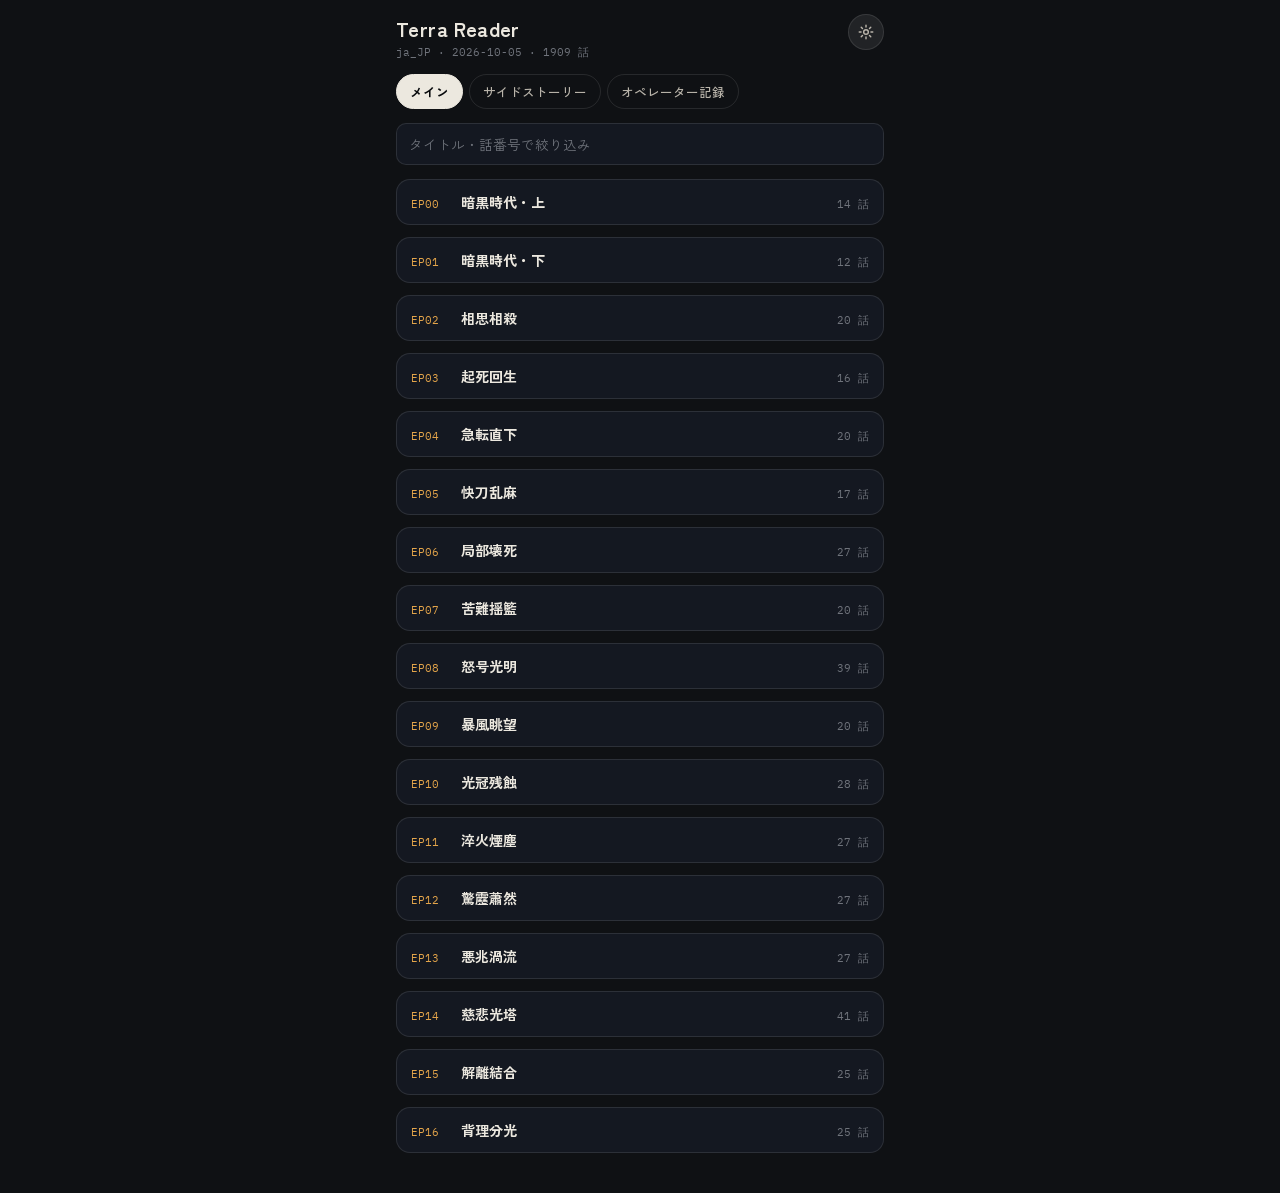
<file: index.html>
<!doctype html>
<html lang="ja">
<head>
<meta charset="utf-8">
<meta name="viewport" content="width=device-width, initial-scale=1, viewport-fit=cover">
<meta name="theme-color" content="#07090c">
<meta name="apple-mobile-web-app-capable" content="yes">
<meta name="apple-mobile-web-app-status-bar-style" content="black-translucent">
<title>Terra Reader</title>
<link rel="preconnect" href="https://fonts.googleapis.com">
<link rel="preconnect" href="https://fonts.gstatic.com" crossorigin>
<link rel="stylesheet" href="https://fonts.googleapis.com/css2?family=Zen+Kaku+Gothic+New:wght@500;700&family=Noto+Serif+JP:wght@400;600&family=IBM+Plex+Mono:wght@400;500&display=swap">
<link rel="stylesheet" href="app.css?v=202610051203">
</head>
<body>

<!-- ===== 目次 ===== -->
<main id="toc" class="toc" hidden>
  <header class="tocTop">
    <div>
      <h1>Terra Reader</h1>
      <div class="sub mono" id="tocSub">ja_JP</div>
    </div>
    <button class="ib" id="btnSettings" title="設定" aria-label="設定">
      <svg viewBox="0 0 20 20" width="18" height="18" fill="none" stroke="currentColor" stroke-width="1.6" stroke-linecap="round" stroke-linejoin="round" aria-hidden="true"><circle cx="10" cy="10" r="2.6"/><path d="M10 2.5v2M10 15.5v2M2.5 10h2M15.5 10h2M4.7 4.7l1.4 1.4M13.9 13.9l1.4 1.4M4.7 15.3l1.4-1.4M13.9 6.1l1.4-1.4"/></svg>
    </button>
  </header>
  <nav class="tabs" id="tabs">
    <button data-tab="main" class="on">メイン</button>
    <button data-tab="event">サイドストーリー</button>
    <button data-tab="record">オペレーター記録</button>
  </nav>
  <input class="search" id="search" type="search" placeholder="タイトル・話番号で絞り込み" autocomplete="off">
  <div id="groups" class="groups"></div>
</main>

<!-- ===== プレイヤー ===== -->
<div id="stage" class="stage" hidden aria-label="シナリオプレイヤー">
  <div class="visual" id="visual">
    <div class="layer bg"><img id="bgA" alt=""><img id="bgB" alt=""></div>
    <div class="layer"><img id="spL" class="sp" alt=""><img id="spM" class="sp" alt=""><img id="spR" class="sp" alt=""></div>
    <div class="layer still" id="still"><img id="stillImg" alt=""></div>
    <div class="layer vig"></div>
    <button class="peekBtn" id="btnPeek" title="絵を全画面で見る" aria-label="絵を全画面で見る">
      <svg class="ic-expand" viewBox="0 0 20 20" width="16" height="16" fill="none" stroke="currentColor" stroke-width="1.7" stroke-linecap="round" stroke-linejoin="round" aria-hidden="true"><path d="M3 8V3h5M12 3h5v5M17 12v5h-5M8 17H3v-5"/></svg>
      <svg class="ic-collapse" viewBox="0 0 20 20" width="16" height="16" fill="none" stroke="currentColor" stroke-width="1.7" stroke-linecap="round" stroke-linejoin="round" aria-hidden="true"><path d="M8 3v5H3M12 8h5V3M17 12h-5v5M3 12h5v5"/></svg>
    </button>
  </div>

  <div class="top">
    <button class="b" id="btnBack" title="目次へ">‹ 目次</button>
    <span class="code" id="code"></span>
    <button class="bgm" id="bgm" hidden title="タップで BGM を止める / 再開">♪</button>
    <span class="grow"></span>
    <button class="b" id="btnAuto" title="自動で進める">AUTO</button>
  </div>

  <div class="panel" id="panel">
    <div class="feed" id="feed"><div class="spacer"></div></div>
    <span class="cur" id="cur">▼</span>
    <div class="loading" id="loading" hidden><span></span>読み込み中</div>
  </div>
  <div class="seek" title="読んだところまで戻れます"><div class="rail" id="rail"><div class="reach" id="reach"></div><div class="fill" id="fill"></div><div class="knob" id="knob"></div></div></div>
</div>

<!-- ===== 設定 ===== -->
<div id="settings" class="sheetWrap" hidden>
  <div class="sheet" role="dialog" aria-label="設定">
    <h2>設定</h2>
    <label>ドクターの名前<input id="setDoc" type="text" maxlength="12" autocomplete="off"></label>
    <label>文字サイズ
      <div class="seg" id="setFont"><button data-v="15">小</button><button data-v="16">中</button><button data-v="18">大</button></div>
    </label>
    <label class="row"><input id="setProxy" type="checkbox"> 画像を縮小して読み込む（通信量を抑える）</label>
    <label class="row"><input id="setSys" type="checkbox"> チュートリアル文も表示する</label>
    <label class="row"><input id="setFaces" type="checkbox"> 立ち絵をゲームの配置データで揃える（オフ＝元の絵のまま）</label>
    <label class="row"><input id="setBand" type="checkbox"> 絵の領域を常に 16:9 に固定する（ゲーム画面風・試験）</label>
    <label class="row"><input id="setBgm" type="checkbox"> BGM を再生する（Wi-Fi 推奨）</label>
    <label>自前素材の URL（BGM・追加の立ち絵）<input id="setBgmBase" type="url" placeholder="https://pub-….r2.dev/bgm/…/" autocomplete="off" spellcheck="false"></label>
    <label>BGM の音量<input id="setBgmVol" type="range" min="0" max="1" step="0.05"></label>
    <div class="sheetBtns">
      <button class="danger" id="btnResetProgress">既読をすべて消す</button>
      <button class="primary" id="btnCloseSettings">閉じる</button>
    </div>
    <p class="fine">本文・画像は GitHub 上の公開データ（ArknightsAssets）から読むたびに取得します。端末に保存されるのは既読位置と設定だけです。</p>
  </div>
</div>

<script src="parser.js?v=202610051203"></script>
<script src="app.js?v=202610051203"></script>
</body>
</html>
</file>
<file: app.css>
:root{
  --seam:72px; --feedpad:200px;
  --ground:#0f1114; --stage:#07090c; --panel:#0c0f14; --card:#141821; --winline:rgba(255,255,255,.10);
  --ink:#ece8df; --ink2:#b9b4aa; --mute:#6f737b; --name:#e3a44a; --sys:#6cbad0; --danger:#d9655a;
  --btn:rgba(255,255,255,.08); --btn-on:rgba(108,186,208,.22);
  --serif:"Noto Serif JP","Hiragino Mincho ProN","Yu Mincho",serif;
  --ui:"Zen Kaku Gothic New","Hiragino Sans","Yu Gothic",sans-serif;
  --mono:"IBM Plex Mono",ui-monospace,Menlo,monospace;
  --fs:16px;
}
*{box-sizing:border-box}
html,body{height:100%}
body{margin:0;background:var(--ground);color:var(--ink2);font-family:var(--ui);-webkit-tap-highlight-color:transparent}
button{font:inherit;color:inherit;background:none;border:0;padding:0;cursor:pointer}
button:focus-visible,input:focus-visible{outline:2px solid var(--sys);outline-offset:2px}
[hidden]{display:none!important}
.mono{font-family:var(--mono)}

/* =================== 目次 =================== */
.toc{max-width:520px;margin:0 auto;padding:0 16px;padding-block:calc(14px + env(safe-area-inset-top)) 40px;min-height:100%;display:flex;flex-direction:column;gap:14px}
.tocTop{display:flex;align-items:flex-start;justify-content:space-between}
.tocTop h1{font-size:20px;font-weight:700;color:var(--ink);letter-spacing:.02em;margin:0}
.tocTop .sub{font-size:11px;color:var(--mute);margin-top:2px}
.ib{width:36px;height:36px;border-radius:50%;display:grid;place-items:center;color:var(--ink2);background:var(--btn);border:1px solid var(--winline)}
.tabs{display:flex;gap:6px}
.tabs button{padding:7px 13px;border-radius:999px;border:1px solid var(--winline);color:var(--ink2);font-size:12.5px;font-weight:500}
.tabs button.on{background:var(--ink);color:var(--stage);border-color:var(--ink);font-weight:700}
.search{font:inherit;font-size:13.5px;color:var(--ink);background:var(--card);border:1px solid var(--winline);border-radius:10px;padding:10px 12px;width:100%}
.search::placeholder{color:var(--mute)}
.groups{display:flex;flex-direction:column;gap:12px}
.lineHead{font-size:12px;letter-spacing:.16em;color:var(--sys);font-weight:700;margin:14px 2px 0}
.seg.small{align-self:flex-start}
.seg.small button{flex:none;padding:6px 12px;font-size:12px}
.chap{background:var(--card);border:1px solid var(--winline);border-radius:14px;overflow:hidden}
.chap .h{display:flex;align-items:baseline;gap:10px;padding:12px 14px;width:100%;text-align:left}
.chap .h .code{font-family:var(--mono);font-size:11px;color:var(--name);min-width:3.6em}
.chap .h .nm{font-weight:700;font-size:14px;color:var(--ink);flex:1}
.chap .h .cnt{font-family:var(--mono);font-size:11px;color:var(--mute);white-space:nowrap}
.chap .h .cnt b{color:var(--sys);font-weight:500}
.chap .eps{border-top:1px solid var(--winline)}
.ep{display:flex;align-items:center;gap:10px;padding:10px 14px;font-size:13.5px;border-bottom:1px solid var(--winline);width:100%;text-align:left;color:var(--ink2)}
.ep:last-child{border-bottom:0}
.ep .id{font-family:var(--mono);font-size:11px;color:var(--mute);min-width:4.6em}
.ep .ttl{flex:1;color:var(--ink)}
.ep .tag{font-size:10px;letter-spacing:.06em;color:var(--mute);border:1px solid var(--winline);border-radius:4px;padding:1px 5px;white-space:nowrap}
.ep .st{font-family:var(--mono);font-size:10.5px;letter-spacing:.06em;color:var(--mute);min-width:3em;text-align:right}
.ep .st.done{color:var(--sys)}
.ep .st.now{color:var(--name)}
.ep.miss{opacity:.45}
.ep.now .ttl{color:var(--name)}
.empty{color:var(--mute);font-size:13px;text-align:center;padding:30px 0}

/* =================== プレイヤー =================== */
.stage{position:fixed;inset:0;background:var(--stage);user-select:none;display:flex;flex-direction:column;overflow:hidden}
@media (min-width:520px){
  .stage{position:relative;width:400px;height:min(100dvh,860px);margin:0 auto;border-radius:0}
  body.playing{display:flex;align-items:center;justify-content:center;min-height:100dvh}
}
.visual{position:relative;flex:none;overflow:hidden;background:#000;transition:height .5s cubic-bezier(.4,0,.2,1)}
.stage.peek .visual{height:100%!important}
.layer{position:absolute;inset:0}
.bg img{position:absolute;inset:0;width:100%;height:100%;max-width:none;object-fit:cover;object-position:center 30%;opacity:0;transition:opacity .7s ease;transform:scale(1.04)}
.bg img.on{opacity:1}
.sp{position:absolute;bottom:-78%;height:170%;width:auto;max-width:none;left:50%;transform:translateX(-50%);opacity:0;
  transition:opacity .35s ease,filter .35s ease,transform .35s ease,left .35s ease;filter:drop-shadow(0 14px 22px rgba(0,0,0,.5));pointer-events:none}
.sp.on{opacity:1}
.sp.dim{filter:brightness(.5) drop-shadow(0 14px 22px rgba(0,0,0,.5));transform:translateX(-50%) scale(.94)}
.sp.pl{left:23%}.sp.pm{left:50%}.sp.pr{left:77%}
.sp.pl.three{left:15%}.sp.pr.three{left:85%}
.sp.fx{bottom:auto;transform:none;transition:opacity .3s ease,filter .3s ease,transform .3s ease}
.sp.fx.dim{transform:scale(.95);filter:brightness(.55) drop-shadow(0 14px 22px rgba(0,0,0,.5))}   /* same 'step back' as the fallback sprites, pivoting on the face */
.sp.front{z-index:2}
.still{opacity:0;transition:opacity .6s ease;pointer-events:none;background:#000}
.still.on{opacity:1}
.still img{position:absolute;inset:0;width:100%;height:100%;max-width:none;object-fit:cover}
.stage.peek .still img{object-fit:contain}
.vig{background:linear-gradient(to bottom,rgba(0,0,0,.55),transparent 30%);pointer-events:none}
.stage.peek .vig{background:linear-gradient(to bottom,rgba(0,0,0,.5),transparent 20%)}

.peekBtn{position:absolute;right:12px;bottom:calc(var(--seam) + 10px);z-index:6;width:34px;height:34px;border-radius:50%;display:grid;place-items:center;
  color:var(--ink);background:rgba(7,9,12,.55);border:1px solid var(--winline);backdrop-filter:blur(6px);transition:background .15s,transform .15s}
.peekBtn:hover{background:rgba(7,9,12,.8);transform:scale(1.06)}
.peekBtn .ic-collapse{display:none}
.stage.peek .peekBtn .ic-expand{display:none}
.stage.peek .peekBtn .ic-collapse{display:block}
.stage.peek .peekBtn{bottom:calc(12px + 22px + env(safe-area-inset-bottom))!important}

.top{position:absolute;left:0;right:0;top:0;display:flex;align-items:center;gap:8px;padding:calc(12px + env(safe-area-inset-top)) 14px 0;z-index:5;font-size:11px}
.top .code{font-family:var(--mono);color:var(--ink2);letter-spacing:.04em;text-shadow:0 1px 3px rgba(0,0,0,.6);white-space:nowrap;overflow:hidden;text-overflow:ellipsis;max-width:38%}
.top .bgm{font-family:var(--mono);color:var(--sys);background:rgba(108,186,208,.14);border:1px solid rgba(108,186,208,.3);border-radius:999px;padding:2px 9px;white-space:nowrap;cursor:default;transition:color .2s,border-color .2s,background .2s}
.top .bgm.live{cursor:pointer}
.top .bgm.off{color:var(--mute);background:rgba(255,255,255,.05);border-color:var(--winline);text-decoration:line-through}
.top .grow{flex:1}
.top .b{font-family:var(--ui);font-weight:700;letter-spacing:.1em;font-size:10.5px;color:var(--ink2);background:rgba(7,9,12,.62);border-radius:6px;padding:5px 8px;border:1px solid var(--winline);white-space:nowrap}
.top .b.on{color:var(--sys);background:var(--btn-on);border-color:rgba(108,186,208,.4)}

.panel{position:relative;flex:1;min-height:0;margin-top:calc(-1 * var(--seam));background:transparent;display:flex;flex-direction:column;transition:opacity .3s;z-index:3}
.panel::before{content:'';position:absolute;inset:0;background:linear-gradient(to bottom,rgba(12,15,20,0),rgba(12,15,20,.85) 55%,var(--panel) 100%) top/100% var(--seam) no-repeat,linear-gradient(var(--panel),var(--panel)) 0 var(--seam)/100% calc(100% - var(--seam)) no-repeat;pointer-events:none}
.stage.peek .panel{opacity:0;pointer-events:none;position:absolute;inset:0}
.feed{position:relative;flex:1;min-height:0;margin-top:var(--seam);overflow-y:auto;scrollbar-width:none;padding:10px 20px var(--feedpad);mask-image:linear-gradient(to bottom,transparent,#000 16px);-webkit-mask-image:linear-gradient(to bottom,transparent,#000 16px);   /* text stays below the gradient seam */display:flex;flex-direction:column;gap:16px;overscroll-behavior:contain}
.feed::-webkit-scrollbar{display:none}
.feed .spacer{flex:1 0 0;min-height:0}
.ln{transition:opacity .4s}
.ln .spk{font-weight:700;font-size:11px;letter-spacing:.14em;color:var(--name);margin-bottom:5px}
.ln .t{font-family:var(--serif);font-size:var(--fs);line-height:1.9;color:var(--ink);text-align:justify;white-space:pre-wrap}
.ln.nar .t,.ln.inner .t{color:var(--ink2);padding-left:12px;border-left:2px solid var(--winline)}
.ln.inner .t{font-style:italic}
.ln.sub .t{color:var(--ink2);text-align:center;padding:4px 8px}
.ln.sticker .t{color:var(--ink2);font-size:calc(var(--fs) - 1px);background:rgba(255,255,255,.04);border:1px solid var(--winline);border-radius:8px;padding:12px 14px}
.ln.stamp .t{font-family:var(--ui);font-weight:700;font-size:12px;letter-spacing:.2em;color:var(--sys);text-align:center;padding:6px 0}
.ln.title .t{font-family:var(--ui);font-weight:700;font-size:calc(var(--fs) - 1px);color:var(--ink);text-align:center;padding:6px 0}
.ln.sys .t{font-family:var(--ui);font-size:12.5px;color:var(--mute);border-left:2px dashed var(--winline);padding-left:12px}
.ln.past{opacity:.55}
.stage.readback .ln.past{opacity:1}   /* reading back: every line at full strength */
.stage.readback .cur{opacity:0!important}
.stage.scrolling .visual{transition:none}
.ln.pick .t{font-family:var(--ui);font-size:13.5px;color:var(--sys)}
.ln.end{text-align:center;font-size:11px;letter-spacing:.24em;color:var(--mute);padding:18px 0 6px}
.ln.end b{display:block;font-size:14px;letter-spacing:.14em;color:var(--ink);margin:6px 0 16px}
.ln.end .btns{display:flex;gap:10px;justify-content:center;flex-wrap:wrap}
.ln.end button{font-weight:700;letter-spacing:.12em;font-size:12px;padding:9px 18px;border-radius:8px;border:1px solid var(--winline);color:var(--ink2)}
.ln.end button.primary{color:var(--stage);background:var(--name);border-color:var(--name)}
.ln.err .t{color:var(--danger);font-family:var(--ui);font-size:13px}
.cur{position:absolute;right:16px;bottom:calc(var(--feedpad) - 22px);font-size:10px;color:var(--name);opacity:0;animation:blink 1.1s infinite;z-index:2}
.cur.on{opacity:1}
@keyframes blink{0%,100%{transform:translateY(0)}50%{transform:translateY(3px)}}
.loading{position:absolute;inset:var(--seam) 0 0 0;z-index:2;display:grid;place-items:center;color:var(--mute);font-size:12px;letter-spacing:.2em;background:var(--panel)}
.loading span{display:block;width:26px;height:26px;border-radius:50%;border:2px solid var(--winline);border-top-color:var(--name);animation:spin 1s linear infinite;margin:0 auto 12px}
@keyframes spin{to{transform:rotate(360deg)}}

.opts{display:flex;flex-direction:column;gap:8px;margin-top:2px}
.opts .lab{font-size:10.5px;letter-spacing:.2em;color:var(--sys)}
.opt{font-family:var(--serif);font-size:calc(var(--fs) - 1px);color:var(--ink);text-align:left;padding:12px 16px;border-radius:10px;background:var(--btn);border:1px solid var(--winline);
  display:flex;gap:12px;align-items:center;transition:border-color .15s,transform .15s}
.opt:hover,.opt:focus-visible{border-color:var(--name);transform:translateX(3px)}
.opt .n{font-family:var(--mono);font-size:11px;color:var(--name)}

.seek{position:relative;height:calc(30px + env(safe-area-inset-bottom));flex:none;background:var(--panel);padding:0 20px calc(10px + env(safe-area-inset-bottom));display:flex;align-items:center;touch-action:none;cursor:pointer}
.seek .reach{position:absolute;left:0;top:0;bottom:0;width:0;border-radius:2px;background:rgba(227,164,74,.28)}
.seek.drag .knob{transform:translate(-50%,-50%) scale(1.5);transition:none}
.seek.drag .fill{transition:none}
.seek .rail{position:relative;width:100%;height:3px;border-radius:2px;background:rgba(255,255,255,.12)}
.seek .fill{position:absolute;left:0;top:0;bottom:0;width:0;border-radius:2px;background:linear-gradient(to right,rgba(227,164,74,.7),var(--name));transition:width .35s ease}
.seek .knob{position:absolute;top:50%;left:0;width:9px;height:9px;border-radius:50%;background:var(--name);transform:translate(-50%,-50%);box-shadow:0 0 0 3px rgba(227,164,74,.2);transition:left .35s ease}
.seek .mark{position:absolute;top:-1px;width:2px;height:5px;background:var(--sys);opacity:.7;transform:translateX(-50%)}

/* =================== 設定シート =================== */
.sheetWrap{position:fixed;inset:0;background:rgba(0,0,0,.6);display:flex;align-items:flex-end;justify-content:center;z-index:50}
.sheet{width:min(100%,520px);background:var(--card);border-radius:18px 18px 0 0;padding:20px 20px calc(20px + env(safe-area-inset-bottom));display:flex;flex-direction:column;gap:14px;border:1px solid var(--winline)}
@media (min-width:520px){.sheetWrap{align-items:center}.sheet{border-radius:18px}}
.sheet h2{margin:0;font-size:15px;letter-spacing:.1em;color:var(--ink)}
.sheet label{display:flex;flex-direction:column;gap:6px;font-size:12.5px;color:var(--ink2)}
.sheet label.row{flex-direction:row;align-items:center;gap:10px}
.sheet input[type=text]{font:inherit;font-size:15px;color:var(--ink);background:var(--panel);border:1px solid var(--winline);border-radius:8px;padding:9px 12px}
.sheet input[type=checkbox]{width:18px;height:18px;accent-color:var(--name)}
.sheet input[type=url]{font:inherit;font-size:13px;color:var(--ink);background:var(--panel);border:1px solid var(--winline);border-radius:8px;padding:9px 12px;font-family:var(--mono)}
.sheet input[type=range]{accent-color:var(--name);width:100%}
.seg{display:flex;gap:6px}
.seg button{flex:1;padding:8px;border-radius:8px;border:1px solid var(--winline);color:var(--ink2);font-size:13px}
.seg button.on{background:var(--ink);color:var(--stage);border-color:var(--ink);font-weight:700}
.sheetBtns{display:flex;gap:10px;justify-content:space-between;margin-top:4px}
.sheetBtns button{padding:9px 16px;border-radius:8px;font-size:12.5px;font-weight:700;letter-spacing:.06em;border:1px solid var(--winline)}
.sheetBtns .primary{background:var(--name);color:var(--stage);border-color:var(--name)}
.sheetBtns .danger{color:var(--danger)}
.fine{margin:0;font-size:11px;line-height:1.7;color:var(--mute)}

@media (prefers-reduced-motion:reduce){
  .bg img,.sp,.still,.visual,.panel,.ln,.seek .fill,.seek .knob{transition:none}
  .cur,.loading span{animation:none}
}

/* 16:9 band mode: picture area is always the still's shape; sprites sit like the game's landscape stage */
.stage.band .sp{height:200%;bottom:-118%}   /* bust-up, face ~48% down: matches the face-aligned sprites */
.stage.band .top{padding-top:calc(8px + env(safe-area-inset-top))}
.stage.band .top .b,.stage.band .top .bgm{padding-top:3px;padding-bottom:3px;opacity:.85}
.stage.band .top .code{opacity:.85}
.stage.band .sp.pl{left:24%}.stage.band .sp.pr{left:76%}
.stage.band .sp.pl.three{left:16%}.stage.band .sp.pr.three{left:84%}
.stage.band .bg img{object-position:center 40%}
</file>
